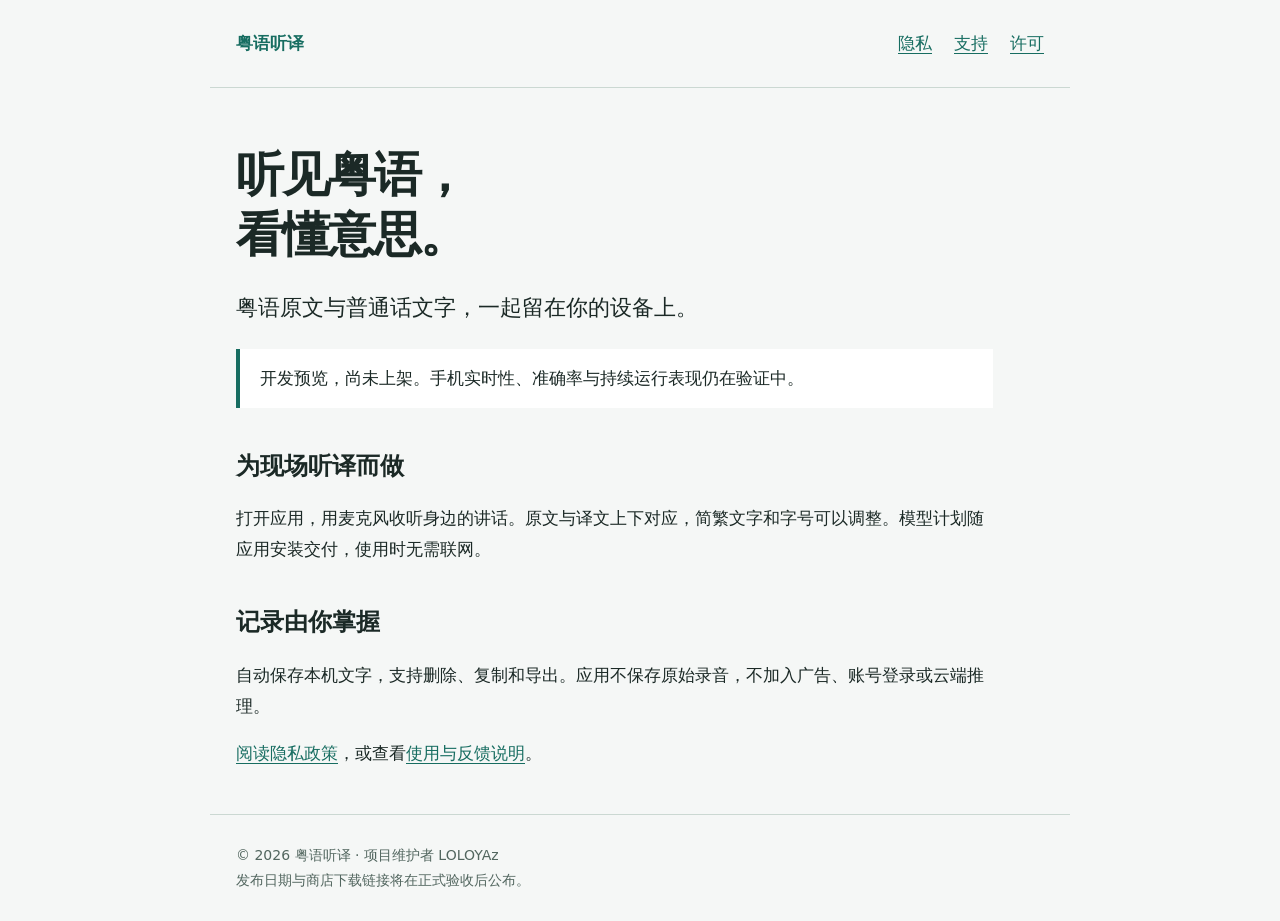
<file: index.html>
<!doctype html><html lang="zh-Hans"><head><meta charset="utf-8"><meta name="viewport" content="width=device-width,initial-scale=1"><meta name="description" content="粤语听译：离线粤语原文与普通话文字字幕。隐私政策、使用支持与许可说明。"><title>粤语听译</title><link rel="stylesheet" href="style.css"></head><body><header><a href="index.html">粤语听译</a><nav aria-label="导航"><a href="privacy.html">隐私</a><a href="support.html">支持</a><a href="licenses.html">许可</a></nav></header><main><h1>听见粤语，<br>看懂意思。</h1><p class="lede">粤语原文与普通话文字，一起留在你的设备上。</p><p class="notice">开发预览，尚未上架。手机实时性、准确率与持续运行表现仍在验证中。</p><h2>为现场听译而做</h2><p>打开应用，用麦克风收听身边的讲话。原文与译文上下对应，简繁文字和字号可以调整。模型计划随应用安装交付，使用时无需联网。</p><h2>记录由你掌握</h2><p>自动保存本机文字，支持删除、复制和导出。应用不保存原始录音，不加入广告、账号登录或云端推理。</p><p><a href="privacy.html">阅读隐私政策</a>，或查看<a href="support.html">使用与反馈说明</a>。</p></main><footer>© 2026 粤语听译 · 项目维护者 LOLOYAz<br>发布日期与商店下载链接将在正式验收后公布。</footer></body></html>
</file>
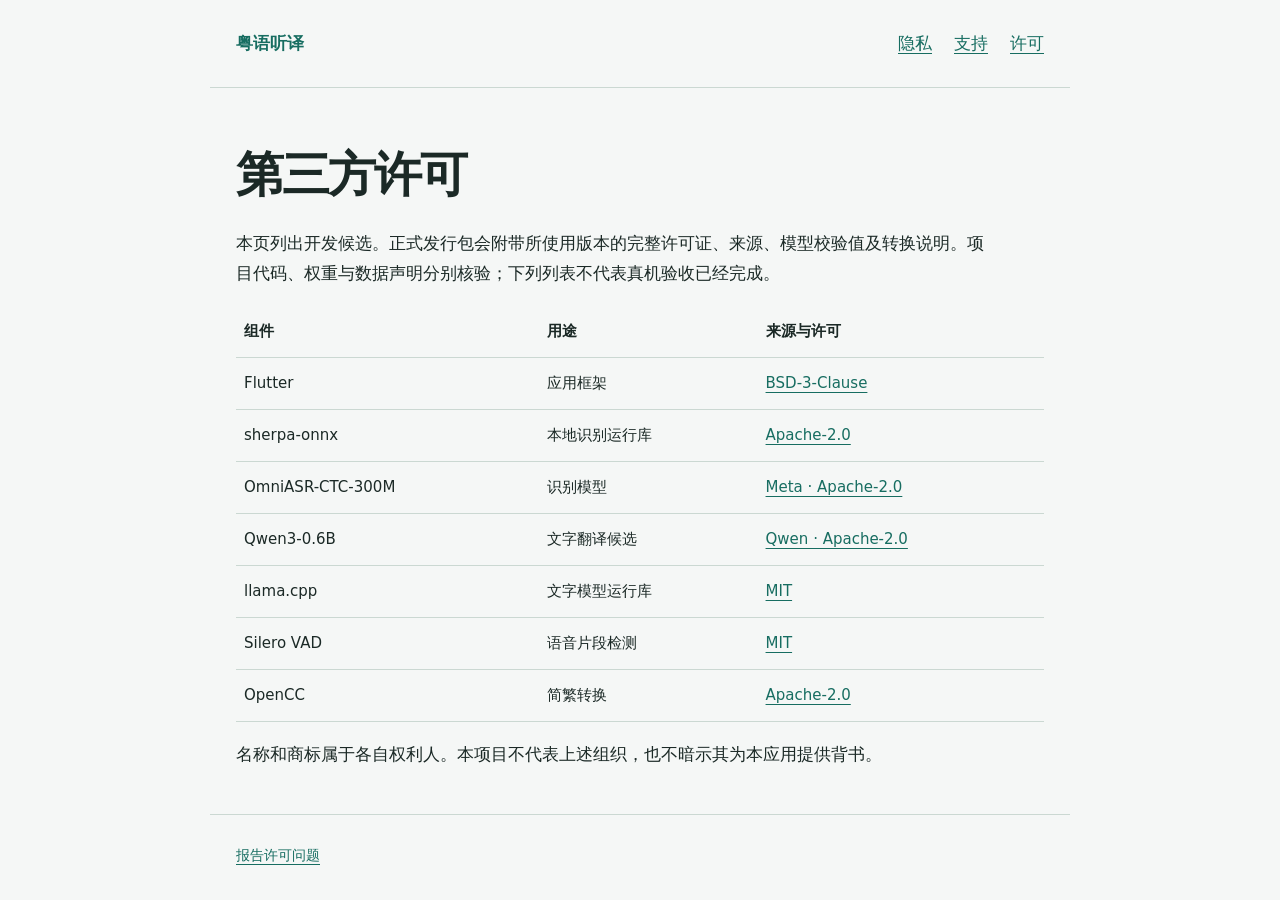
<file: licenses.html>
<!doctype html><html lang="zh-Hans"><head><meta charset="utf-8"><meta name="viewport" content="width=device-width,initial-scale=1"><title>第三方许可 · 粤语听译</title><link rel="stylesheet" href="style.css"></head><body><header><a href="index.html">粤语听译</a><nav aria-label="导航"><a href="privacy.html">隐私</a><a href="support.html">支持</a><a href="licenses.html" aria-current="page">许可</a></nav></header><main><h1>第三方许可</h1><p>本页列出开发候选。正式发行包会附带所使用版本的完整许可证、来源、模型校验值及转换说明。项目代码、权重与数据声明分别核验；下列列表不代表真机验收已经完成。</p><table><thead><tr><th>组件</th><th>用途</th><th>来源与许可</th></tr></thead><tbody><tr><td>Flutter</td><td>应用框架</td><td><a href="https://github.com/flutter/flutter/blob/master/LICENSE">BSD-3-Clause</a></td></tr><tr><td>sherpa-onnx</td><td>本地识别运行库</td><td><a href="https://github.com/k2-fsa/sherpa-onnx/blob/master/LICENSE">Apache-2.0</a></td></tr><tr><td>OmniASR-CTC-300M</td><td>识别模型</td><td><a href="https://huggingface.co/facebook/omniASR-CTC-300M">Meta · Apache-2.0</a></td></tr><tr><td>Qwen3-0.6B</td><td>文字翻译候选</td><td><a href="https://huggingface.co/Qwen/Qwen3-0.6B/blob/main/LICENSE">Qwen · Apache-2.0</a></td></tr><tr><td>llama.cpp</td><td>文字模型运行库</td><td><a href="https://github.com/ggml-org/llama.cpp/blob/master/LICENSE">MIT</a></td></tr><tr><td>Silero VAD</td><td>语音片段检测</td><td><a href="https://github.com/snakers4/silero-vad/blob/master/LICENSE">MIT</a></td></tr><tr><td>OpenCC</td><td>简繁转换</td><td><a href="https://github.com/BYVoid/OpenCC/blob/master/LICENSE">Apache-2.0</a></td></tr></tbody></table><p>名称和商标属于各自权利人。本项目不代表上述组织，也不暗示其为本应用提供背书。</p></main><footer><a href="support.html">报告许可问题</a></footer></body></html>
</file>
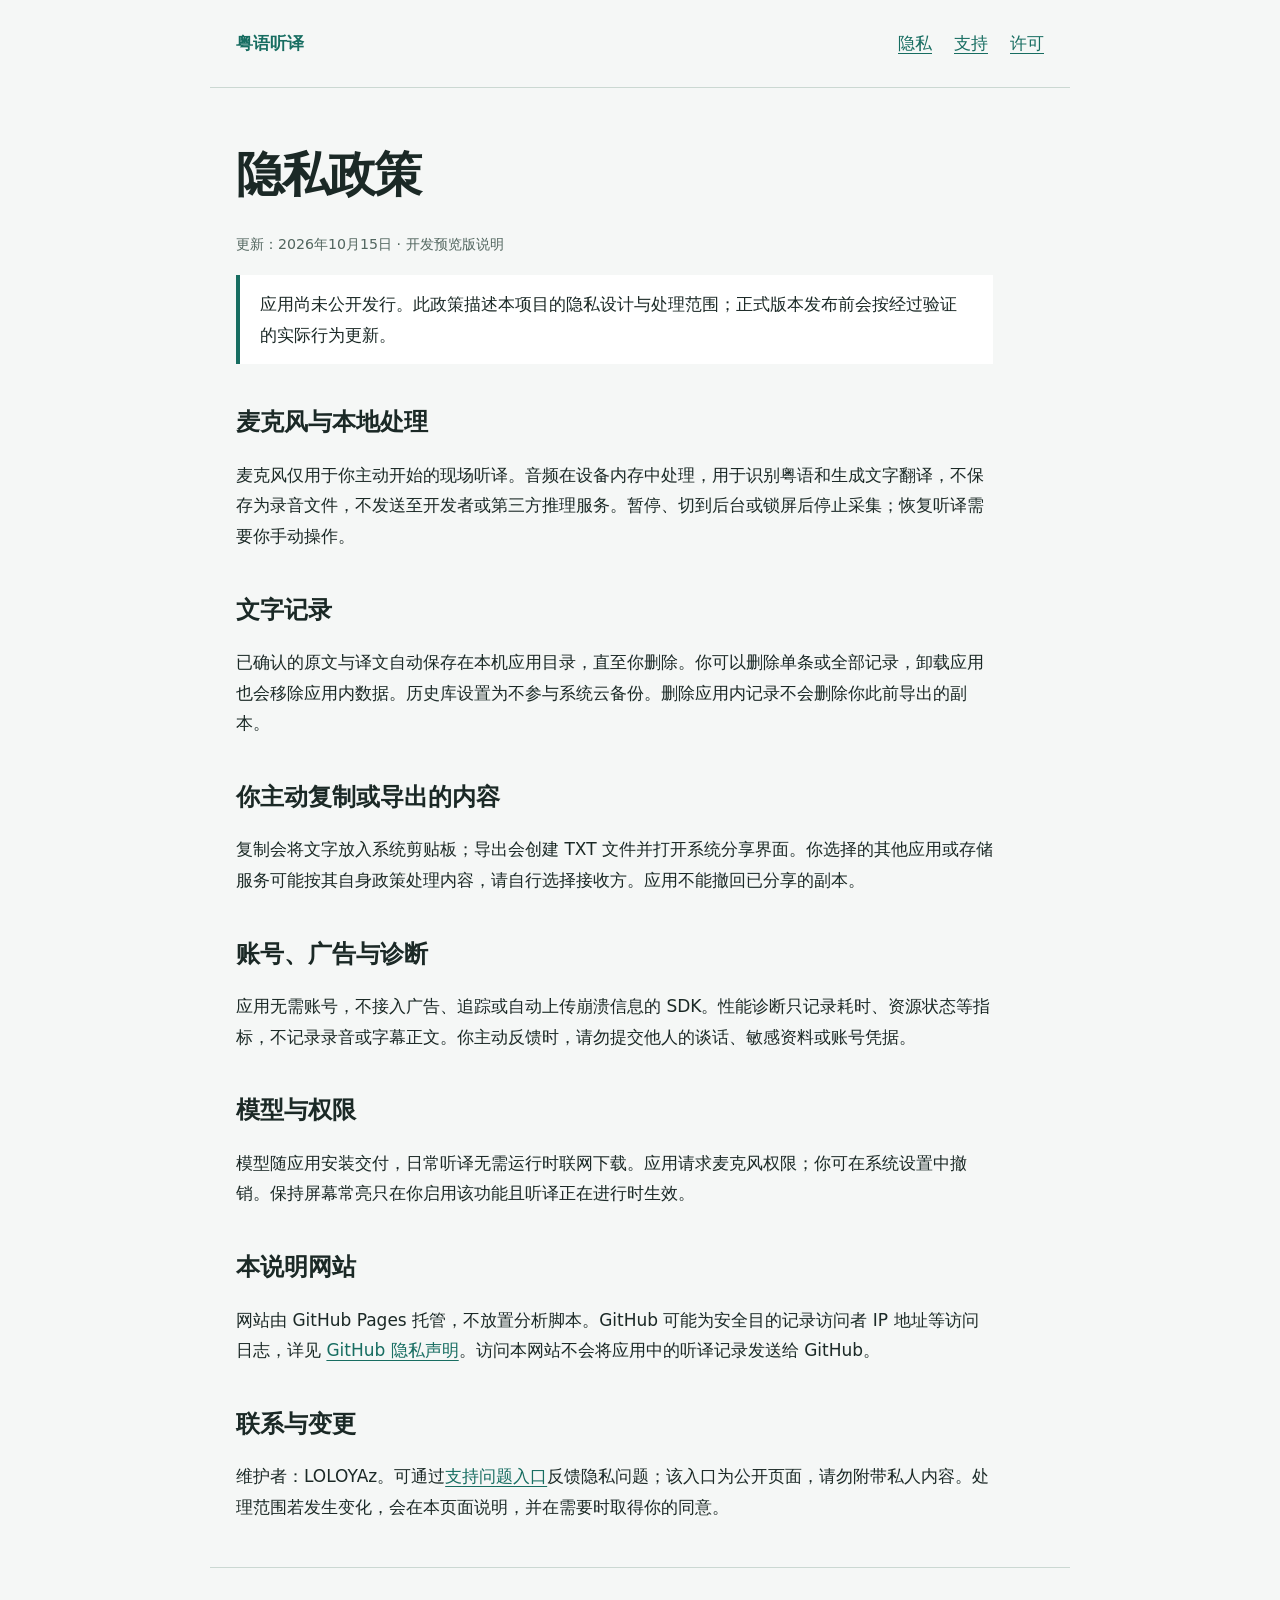
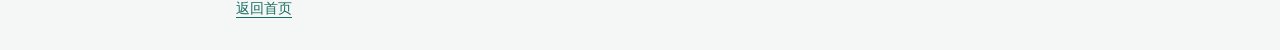
<file: privacy.html>
<!doctype html><html lang="zh-Hans"><head><meta charset="utf-8"><meta name="viewport" content="width=device-width,initial-scale=1"><title>隐私政策 · 粤语听译</title><link rel="stylesheet" href="style.css"></head><body><header><a href="index.html">粤语听译</a><nav aria-label="导航"><a href="privacy.html" aria-current="page">隐私</a><a href="support.html">支持</a><a href="licenses.html">许可</a></nav></header><main><h1>隐私政策</h1><p><small>更新：2026年10月15日 · 开发预览版说明</small></p><p class="notice">应用尚未公开发行。此政策描述本项目的隐私设计与处理范围；正式版本发布前会按经过验证的实际行为更新。</p><h2>麦克风与本地处理</h2><p>麦克风仅用于你主动开始的现场听译。音频在设备内存中处理，用于识别粤语和生成文字翻译，不保存为录音文件，不发送至开发者或第三方推理服务。暂停、切到后台或锁屏后停止采集；恢复听译需要你手动操作。</p><h2>文字记录</h2><p>已确认的原文与译文自动保存在本机应用目录，直至你删除。你可以删除单条或全部记录，卸载应用也会移除应用内数据。历史库设置为不参与系统云备份。删除应用内记录不会删除你此前导出的副本。</p><h2>你主动复制或导出的内容</h2><p>复制会将文字放入系统剪贴板；导出会创建 TXT 文件并打开系统分享界面。你选择的其他应用或存储服务可能按其自身政策处理内容，请自行选择接收方。应用不能撤回已分享的副本。</p><h2>账号、广告与诊断</h2><p>应用无需账号，不接入广告、追踪或自动上传崩溃信息的 SDK。性能诊断只记录耗时、资源状态等指标，不记录录音或字幕正文。你主动反馈时，请勿提交他人的谈话、敏感资料或账号凭据。</p><h2>模型与权限</h2><p>模型随应用安装交付，日常听译无需运行时联网下载。应用请求麦克风权限；你可在系统设置中撤销。保持屏幕常亮只在你启用该功能且听译正在进行时生效。</p><h2>本说明网站</h2><p>网站由 GitHub Pages 托管，不放置分析脚本。GitHub 可能为安全目的记录访问者 IP 地址等访问日志，详见 <a href="https://docs.github.com/en/site-policy/privacy-policies/github-general-privacy-statement">GitHub 隐私声明</a>。访问本网站不会将应用中的听译记录发送给 GitHub。</p><h2>联系与变更</h2><p>维护者：LOLOYAz。可通过<a href="https://github.com/LOLOYAz/cantonese-live-info/issues/new">支持问题入口</a>反馈隐私问题；该入口为公开页面，请勿附带私人内容。处理范围若发生变化，会在本页面说明，并在需要时取得你的同意。</p></main><footer><a href="index.html">返回首页</a></footer></body></html>
</file>
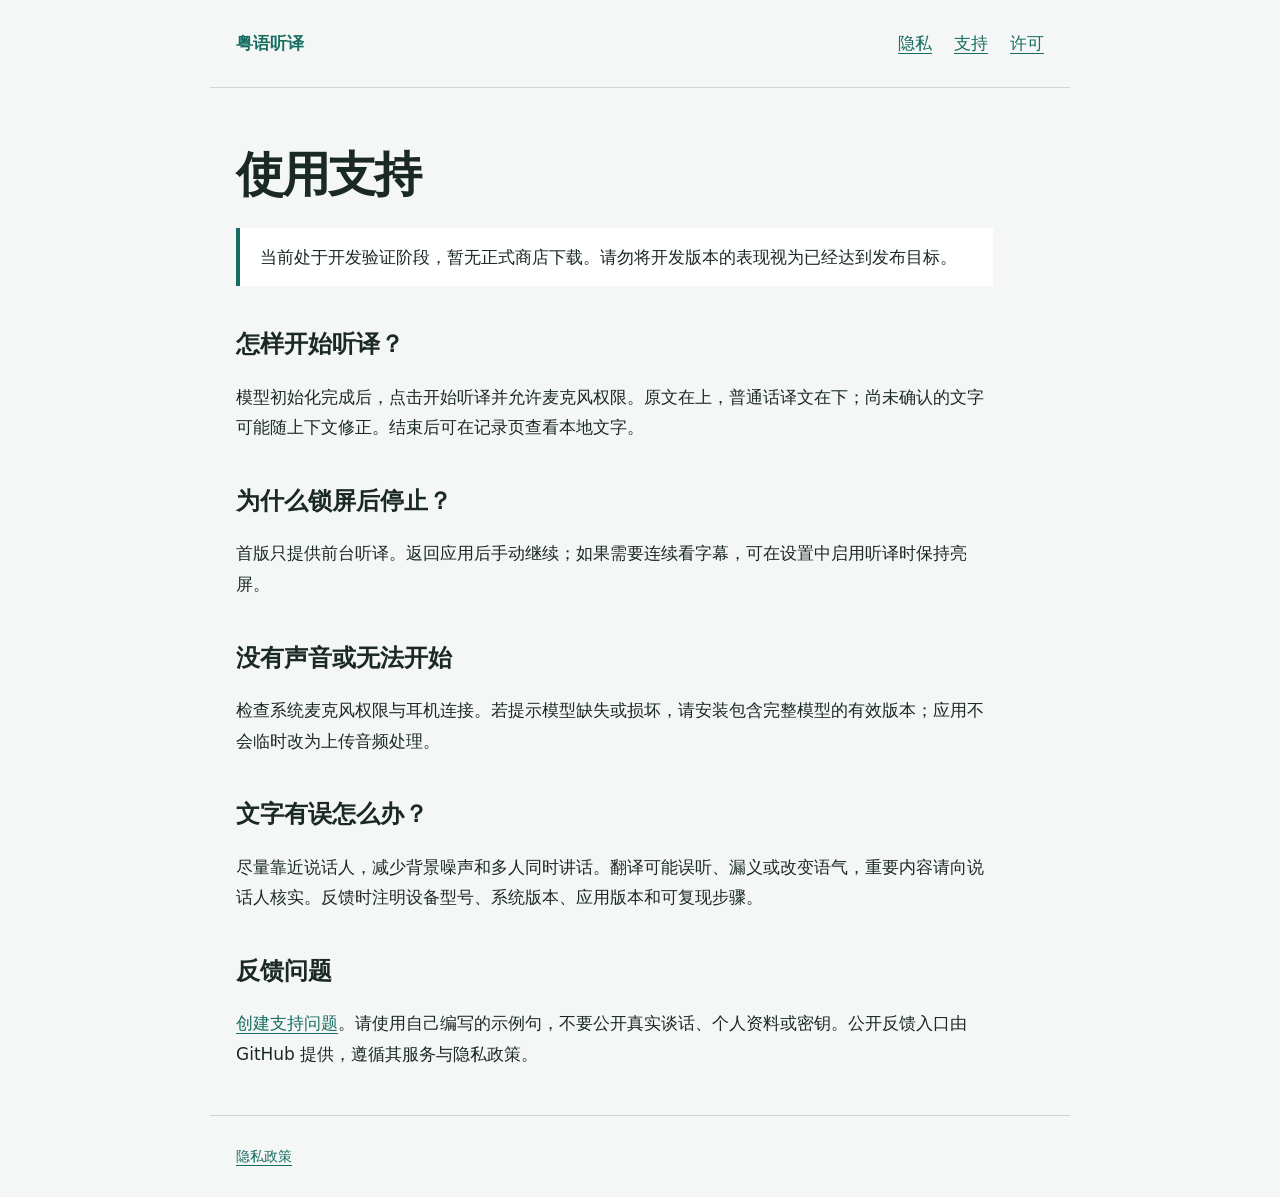
<file: support.html>
<!doctype html><html lang="zh-Hans"><head><meta charset="utf-8"><meta name="viewport" content="width=device-width,initial-scale=1"><title>使用支持 · 粤语听译</title><link rel="stylesheet" href="style.css"></head><body><header><a href="index.html">粤语听译</a><nav aria-label="导航"><a href="privacy.html">隐私</a><a href="support.html" aria-current="page">支持</a><a href="licenses.html">许可</a></nav></header><main><h1>使用支持</h1><p class="notice">当前处于开发验证阶段，暂无正式商店下载。请勿将开发版本的表现视为已经达到发布目标。</p><h2>怎样开始听译？</h2><p>模型初始化完成后，点击开始听译并允许麦克风权限。原文在上，普通话译文在下；尚未确认的文字可能随上下文修正。结束后可在记录页查看本地文字。</p><h2>为什么锁屏后停止？</h2><p>首版只提供前台听译。返回应用后手动继续；如果需要连续看字幕，可在设置中启用听译时保持亮屏。</p><h2>没有声音或无法开始</h2><p>检查系统麦克风权限与耳机连接。若提示模型缺失或损坏，请安装包含完整模型的有效版本；应用不会临时改为上传音频处理。</p><h2>文字有误怎么办？</h2><p>尽量靠近说话人，减少背景噪声和多人同时讲话。翻译可能误听、漏义或改变语气，重要内容请向说话人核实。反馈时注明设备型号、系统版本、应用版本和可复现步骤。</p><h2>反馈问题</h2><p><a href="https://github.com/LOLOYAz/cantonese-live-info/issues/new">创建支持问题</a>。请使用自己编写的示例句，不要公开真实谈话、个人资料或密钥。公开反馈入口由 GitHub 提供，遵循其服务与隐私政策。</p></main><footer><a href="privacy.html">隐私政策</a></footer></body></html>
</file>
<file: style.css>
:root{color-scheme:light dark;--bg:#f5f7f6;--fg:#1b2926;--muted:#52665f;--accent:#176d61;--line:#cbd8d2;--panel:#fff}*{box-sizing:border-box}body{margin:0;background:var(--bg);color:var(--fg);font:17px/1.8 system-ui,-apple-system,"Segoe UI",sans-serif}header,main,footer{max-width:860px;margin:auto;padding:28px 26px}header{display:flex;justify-content:space-between;gap:24px;align-items:center;border-bottom:1px solid var(--line)}nav{display:flex;gap:22px;flex-wrap:wrap}a{color:var(--accent);text-underline-offset:.25em}header>a{font-weight:700;text-decoration:none}main{min-height:65vh;padding-top:56px}h1{font-size:clamp(30px,6vw,48px);line-height:1.25;letter-spacing:-.04em;margin:0 0 24px}h2{font-size:24px;line-height:1.4;margin-top:42px}p,li{max-width:70ch}.lede{font-size:22px}.notice{border-left:4px solid var(--accent);padding:14px 20px;background:var(--panel)}small,footer{color:var(--muted)}footer{border-top:1px solid var(--line);font-size:14px}table{border-collapse:collapse;width:100%;font-size:15px}th,td{padding:12px 8px;border-bottom:1px solid var(--line);text-align:left;vertical-align:top}a:focus-visible{outline:3px solid var(--accent);outline-offset:5px}@media(prefers-color-scheme:dark){:root{--bg:#10231f;--fg:#edf4f1;--muted:#a9c0b6;--accent:#8ad0bc;--line:#3c564e;--panel:#1a302a}}@media(max-width:550px){header{align-items:flex-start;flex-direction:column;gap:12px}main{padding-top:34px}nav{font-size:15px;gap:18px}}
</file>
